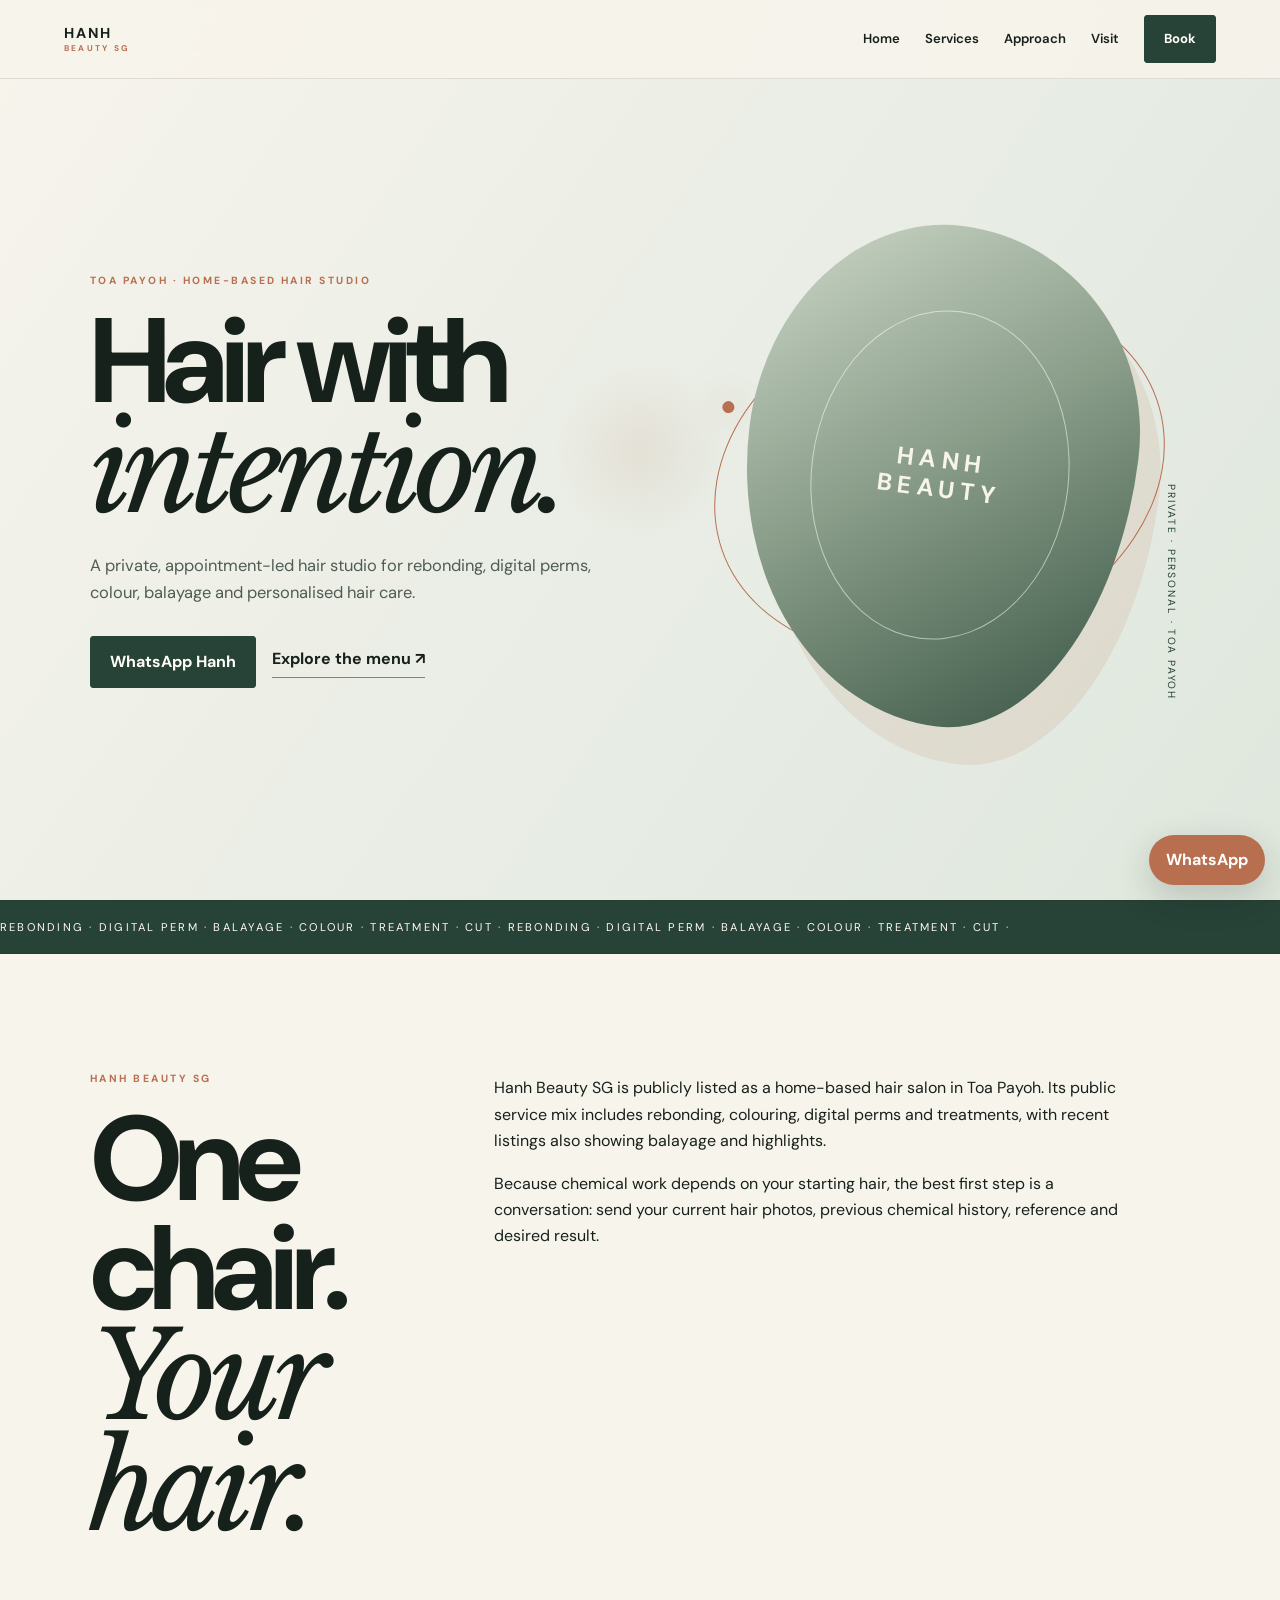
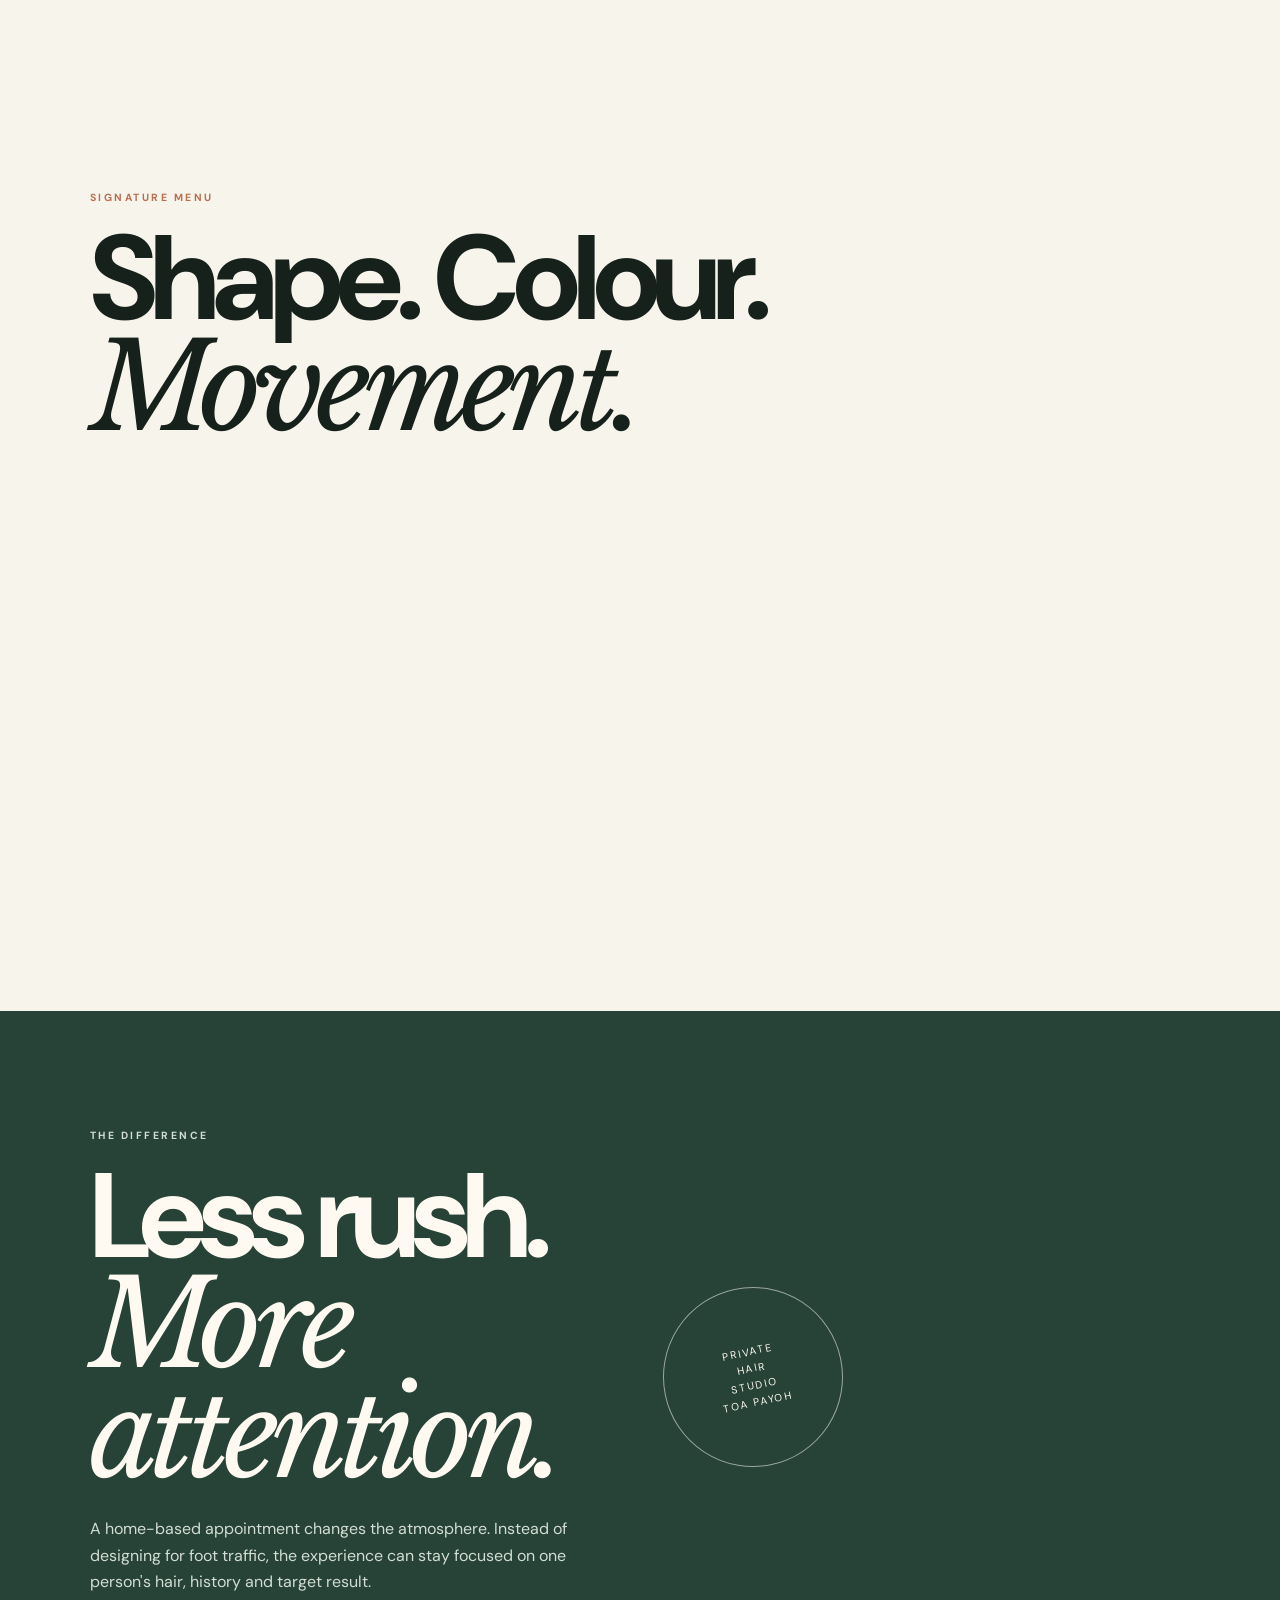
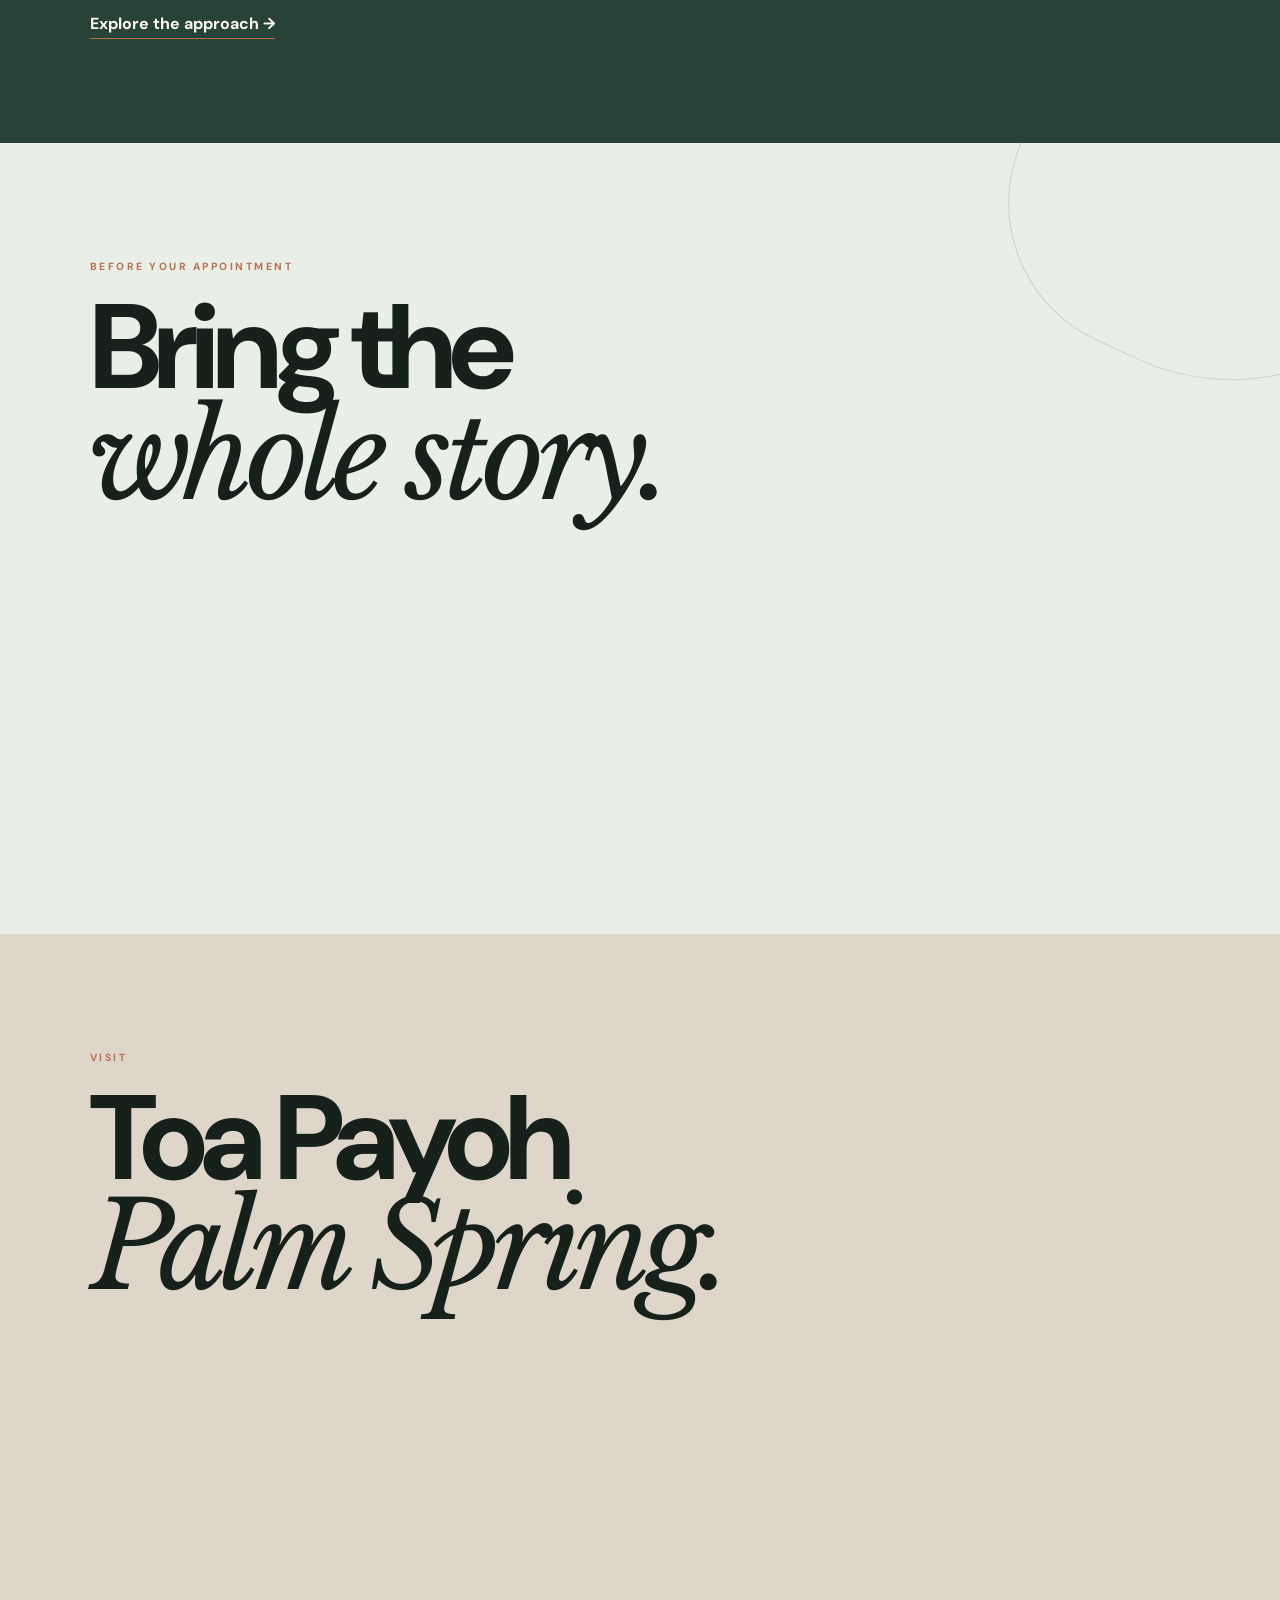
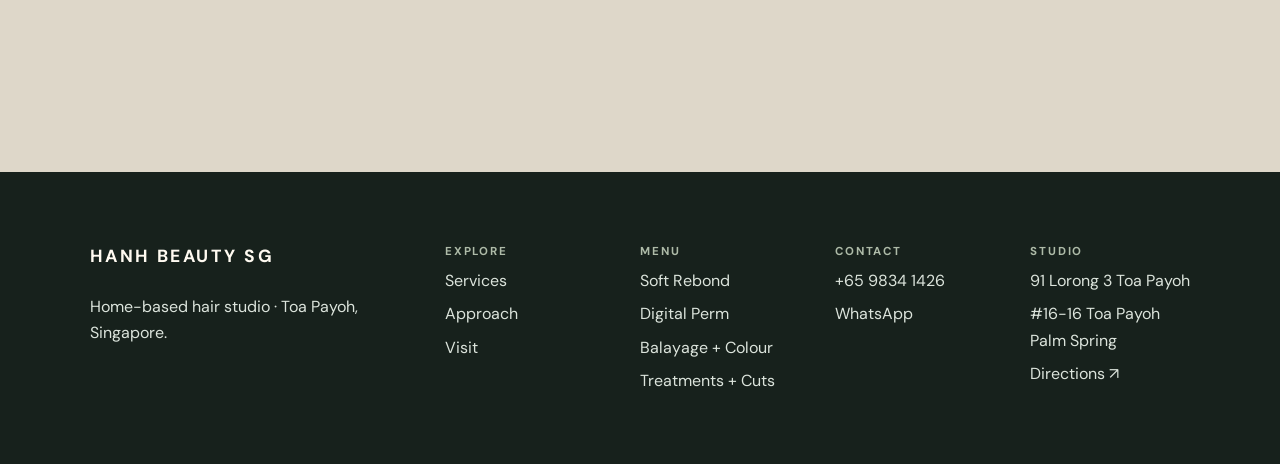
<file: index.html>
<!doctype html><html lang="en"><head><meta charset="utf-8"><meta name="viewport" content="width=device-width,initial-scale=1"><meta name="description" content="Hanh Beauty SG — home-based hair studio in Toa Payoh, Singapore."><title>Hanh Beauty SG — Toa Payoh Hair Studio</title><link rel="stylesheet" href="style.css"></head><body><div id="loader"><div class="loader-inner"><div class="loader-ring"></div><strong>HANH BEAUTY SG</strong><span>TOA PAYOH · PRIVATE HAIR STUDIO</span></div></div><header><a class="logo" href="index.html">HANH <span>BEAUTY SG</span></a><button class="menu" aria-label="Open menu">☰</button><nav><a href="index.html">Home</a><a href="services.html">Services</a><a href="experience.html">Approach</a><a href="contact.html">Visit</a><a class="cta" href="https://wa.me/6598341426?text=Hi%20Hanh%2C%20I%27d%20like%20to%20book%20an%20appointment.">Book</a></nav></header><main><section class="hero"><div><p class="eyebrow">TOA PAYOH · HOME-BASED HAIR STUDIO</p><h1>Hair with<br><i>intention.</i></h1><p class="lead">A private, appointment-led hair studio for rebonding, digital perms, colour, balayage and personalised hair care.</p><div class="actions"><a class="btn" href="https://wa.me/6598341426?text=Hi%20Hanh%2C%20I%27d%20like%20to%20book%20an%20appointment.">WhatsApp Hanh</a><a class="text-link" href="services.html">Explore the menu ↗</a></div></div><div class="hero-art"><div class="orbit"></div><div class="portrait-shape"></div><div class="hero-note">PRIVATE · PERSONAL · TOA PAYOH</div></div></section><div class="marquee"><div>REBONDING · DIGITAL PERM · BALAYAGE · COLOUR · TREATMENT · CUT · REBONDING · DIGITAL PERM · BALAYAGE · COLOUR · TREATMENT · CUT · </div></div><section class="section"><div class="intro-grid"><div><p class="eyebrow">HANH BEAUTY SG</p><h2>One chair.<br><i>Your hair.</i></h2></div><div class="intro-copy"><p>Hanh Beauty SG is publicly listed as a home-based hair salon in Toa Payoh. Its public service mix includes rebonding, colouring, digital perms and treatments, with recent listings also showing balayage and highlights.</p><p>Because chemical work depends on your starting hair, the best first step is a conversation: send your current hair photos, previous chemical history, reference and desired result.</p></div></div></section><section class="section" id="services"><p class="eyebrow">SIGNATURE MENU</p><h2>Shape. Colour.<br><i>Movement.</i></h2><div class="service-grid"><article class="service-card reveal"><small>01 · STRAIGHTEN</small><h3>Soft Rebond</h3><p>A smoother, straighter finish planned around your hair condition and desired level of movement.</p><a href="services.html#rebond">Discover →</a></article><article class="service-card reveal"><small>02 · TEXTURE</small><h3>Digital Perm</h3><p>Soft or defined movement using digital-perm techniques, discussed around hair history and styling goals.</p><a href="services.html#perm">Discover →</a></article><article class="service-card reveal"><small>03 · COLOUR</small><h3>Balayage + Colour</h3><p>Dimensional colour, highlights and balayage planned from your existing base and reference.</p><a href="services.html#colour">Discover →</a></article><article class="service-card reveal"><small>04 · CARE</small><h3>Treatment + Cut</h3><p>Treatments, keratin-focused care and cutting support selected for your texture and routine.</p><a href="services.html#care">Discover →</a></article></div></section><section class="section editorial"><div><p class="eyebrow">THE DIFFERENCE</p><h2>Less rush.<br><i>More attention.</i></h2><p>A home-based appointment changes the atmosphere. Instead of designing for foot traffic, the experience can stay focused on one person's hair, history and target result.</p><a class="under" href="experience.html">Explore the approach →</a></div><div class="stamp">PRIVATE<br>HAIR<br>STUDIO<br>TOA PAYOH</div></section><section class="section texture"><p class="eyebrow">BEFORE YOUR APPOINTMENT</p><h2>Bring the<br><i>whole story.</i></h2><div class="steps"><article class="step reveal"><b>01</b><h3>Current hair</h3><p>Send clear photos in natural light so the starting point is easy to understand.</p></article><article class="step reveal"><b>02</b><h3>Hair history</h3><p>Mention previous colour, bleach, rebonding or perm work that may affect suitability.</p></article><article class="step reveal"><b>03</b><h3>Reference</h3><p>Share the colour, texture or silhouette you want to move toward.</p></article><article class="step reveal"><b>04</b><h3>Timing</h3><p>Tell Hanh your preferred appointment timing and confirm availability before travelling.</p></article></div></section><section class="section visit"><p class="eyebrow">VISIT</p><h2>Toa Payoh<br><i>Palm Spring.</i></h2><div class="visit-grid"><article class="visit-card reveal"><b>ADDRESS</b><h3>91 Lorong 3 Toa Payoh</h3><p>#16-16 Toa Payoh Palm Spring<br>Singapore 310091</p><a class="under" href="https://www.google.com/maps/search/?api=1&query=91+Lorong+3+Toa+Payoh+Singapore+310091">Open Maps ↗</a></article><article class="visit-card reveal"><b>BOOKING</b><h3>WhatsApp Hanh</h3><p>Ask about current pricing, suitability and available slots directly.</p><a class="under" href="https://wa.me/6598341426">+65 9834 1426 ↗</a></article><article class="visit-card reveal"><b>ARRIVAL</b><h3>Confirm first</h3><p>This is a home-based appointment setting. Confirm the current appointment and access details before travelling.</p><a class="under" href="contact.html">Visit information →</a></article></div></section></main><footer><div><strong>HANH BEAUTY SG</strong><p>Home-based hair studio · Toa Payoh, Singapore.</p></div><div><b>Explore</b><a href="services.html">Services</a><a href="experience.html">Approach</a><a href="contact.html">Visit</a></div><div><b>Menu</b><span>Soft Rebond</span><span>Digital Perm</span><span>Balayage + Colour</span><span>Treatments + Cuts</span></div><div><b>Contact</b><a href="tel:+6598341426">+65 9834 1426</a><a href="https://wa.me/6598341426">WhatsApp</a></div><div><b>Studio</b><span>91 Lorong 3 Toa Payoh</span><span>#16-16 Toa Payoh Palm Spring</span><a href="https://www.google.com/maps/search/?api=1&query=91+Lorong+3+Toa+Payoh+Singapore+310091">Directions ↗</a></div></footer><a class="float" href="https://wa.me/6598341426">WhatsApp</a><script src="site.js"></script></body></html>
</file>
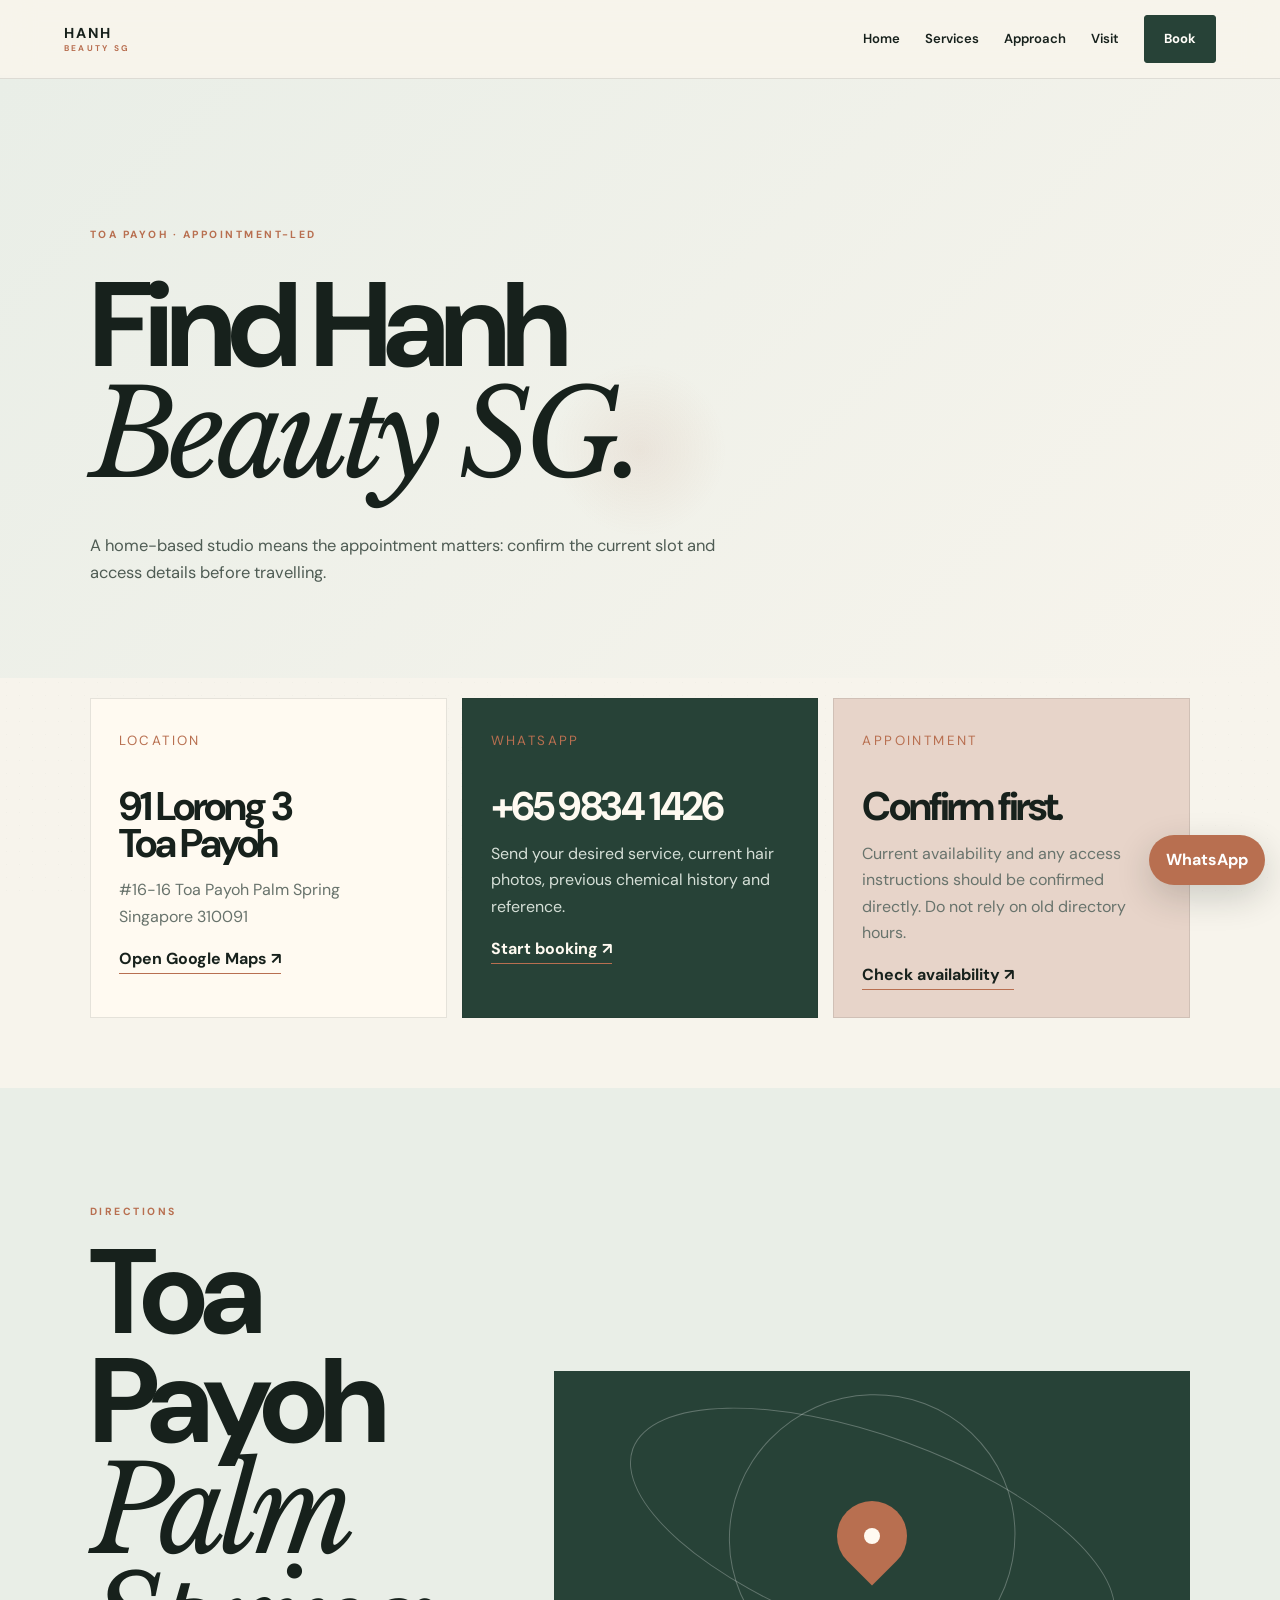
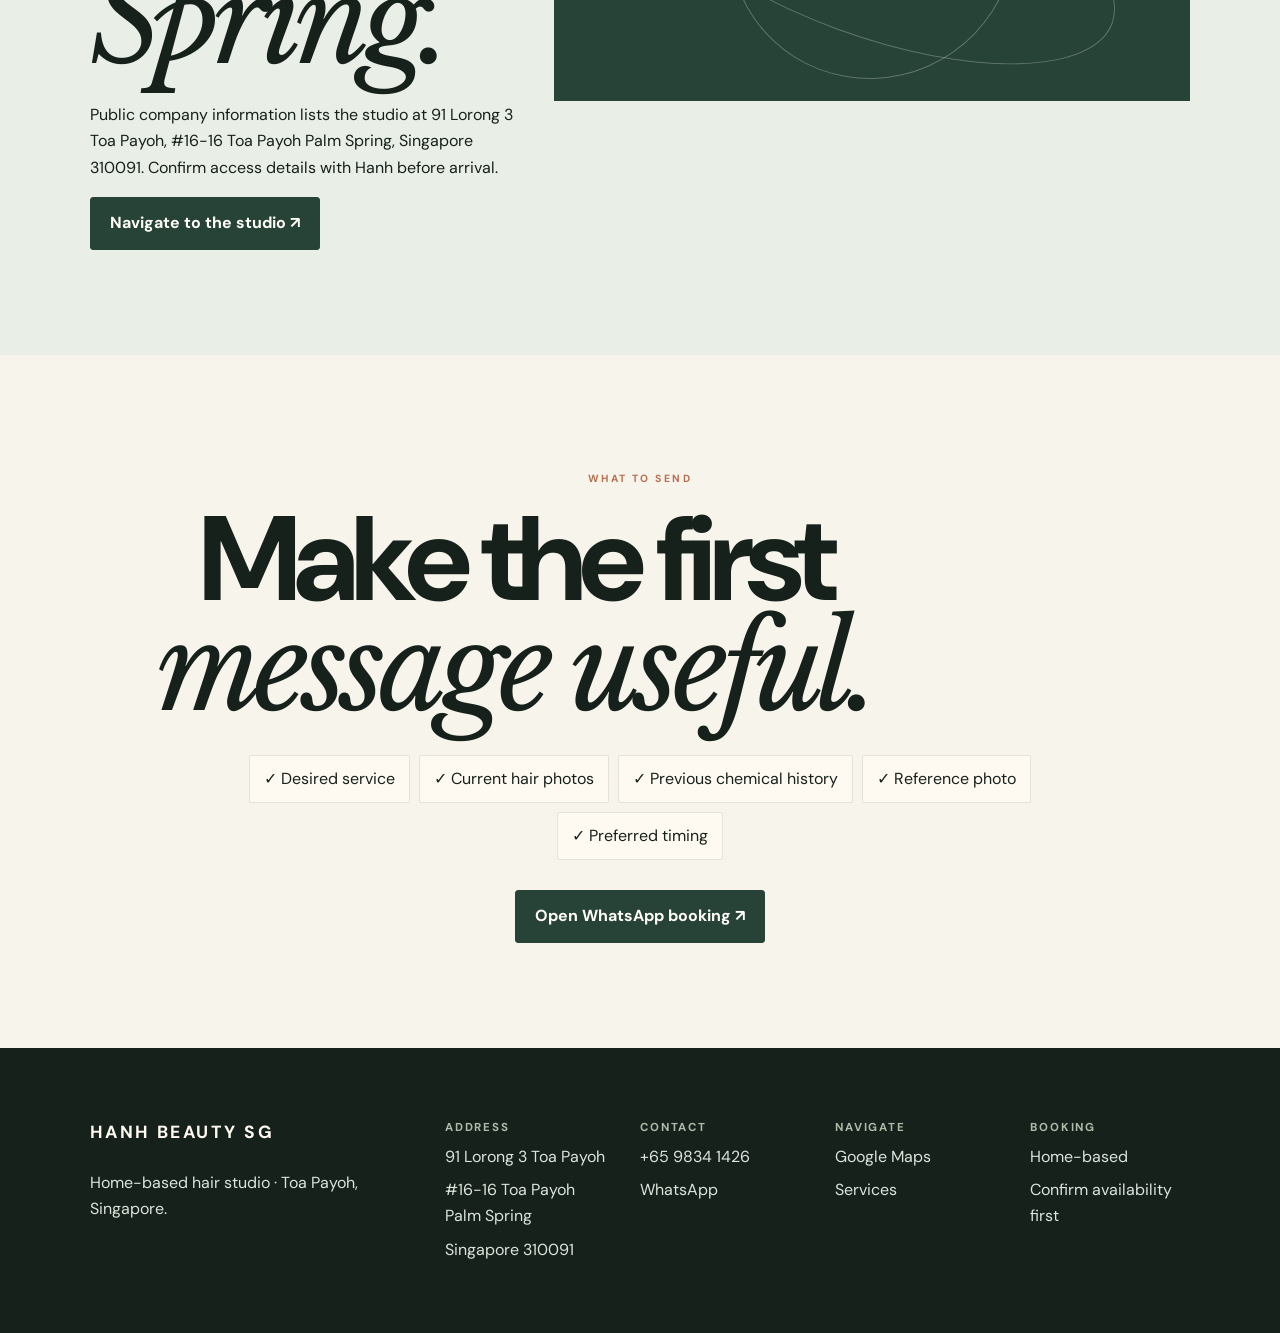
<file: contact.html>
<!doctype html><html lang="en"><head><meta charset="utf-8"><meta name="viewport" content="width=device-width,initial-scale=1"><title>Visit — Hanh Beauty SG</title><link rel="stylesheet" href="style.css"></head><body><div id="loader"><div class="loader-inner"><div class="loader-ring"></div><strong>HANH BEAUTY SG</strong><span>VISIT · TOA PAYOH</span></div></div><header><a class="logo" href="index.html">HANH <span>BEAUTY SG</span></a><button class="menu" aria-label="Open menu">☰</button><nav><a href="index.html">Home</a><a href="services.html">Services</a><a href="experience.html">Approach</a><a href="contact.html">Visit</a><a class="cta" href="https://wa.me/6598341426">Book</a></nav></header><main class="page"><section class="page-hero"><p class="eyebrow">TOA PAYOH · APPOINTMENT-LED</p><h1>Find Hanh<br><i>Beauty SG.</i></h1><p class="lead">A home-based studio means the appointment matters: confirm the current slot and access details before travelling.</p></section><section class="contact-cards"><article class="contact-card reveal"><small>LOCATION</small><h2>91 Lorong 3<br>Toa Payoh</h2><p>#16-16 Toa Payoh Palm Spring<br>Singapore 310091</p><a class="under" href="https://www.google.com/maps/search/?api=1&query=91+Lorong+3+Toa+Payoh+Singapore+310091">Open Google Maps ↗</a></article><article class="contact-card reveal"><small>WHATSAPP</small><h2>+65 9834 1426</h2><p>Send your desired service, current hair photos, previous chemical history and reference.</p><a class="under" href="https://wa.me/6598341426?text=Hi%20Hanh%2C%20I%27d%20like%20to%20book%20an%20appointment.">Start booking ↗</a></article><article class="contact-card reveal"><small>APPOINTMENT</small><h2>Confirm first.</h2><p>Current availability and any access instructions should be confirmed directly. Do not rely on old directory hours.</p><a class="under" href="https://wa.me/6598341426?text=Hi%20Hanh%2C%20what%20appointment%20slots%20are%20currently%20available%3F">Check availability ↗</a></article></section><section class="section map-section"><div><p class="eyebrow">DIRECTIONS</p><h2>Toa Payoh<br><i>Palm Spring.</i></h2><p>Public company information lists the studio at 91 Lorong 3 Toa Payoh, #16-16 Toa Payoh Palm Spring, Singapore 310091. Confirm access details with Hanh before arrival.</p><a class="btn" href="https://www.google.com/maps/search/?api=1&query=91+Lorong+3+Toa+Payoh+Singapore+310091">Navigate to the studio ↗</a></div><div class="map-art"><div class="map-pin"><span></span></div></div></section><section class="section booking"><p class="eyebrow">WHAT TO SEND</p><h2>Make the first<br><i>message useful.</i></h2><div class="checklist"><span>✓ Desired service</span><span>✓ Current hair photos</span><span>✓ Previous chemical history</span><span>✓ Reference photo</span><span>✓ Preferred timing</span></div><a class="btn" href="https://wa.me/6598341426?text=Hi%20Hanh%2C%20I%27d%20like%20to%20book.%0AService%3A%20%0AHair%20history%3A%20%0AReference%3A%20%0APreferred%20timing%3A%20">Open WhatsApp booking ↗</a></section></main><footer><div><strong>HANH BEAUTY SG</strong><p>Home-based hair studio · Toa Payoh, Singapore.</p></div><div><b>Address</b><span>91 Lorong 3 Toa Payoh</span><span>#16-16 Toa Payoh Palm Spring</span><span>Singapore 310091</span></div><div><b>Contact</b><a href="tel:+6598341426">+65 9834 1426</a><a href="https://wa.me/6598341426">WhatsApp</a></div><div><b>Navigate</b><a href="https://www.google.com/maps/search/?api=1&query=91+Lorong+3+Toa+Payoh+Singapore+310091">Google Maps</a><a href="services.html">Services</a></div><div><b>Booking</b><span>Home-based</span><span>Confirm availability first</span></div></footer><a class="float" href="https://wa.me/6598341426">WhatsApp</a><script src="site.js"></script></body></html>
</file>
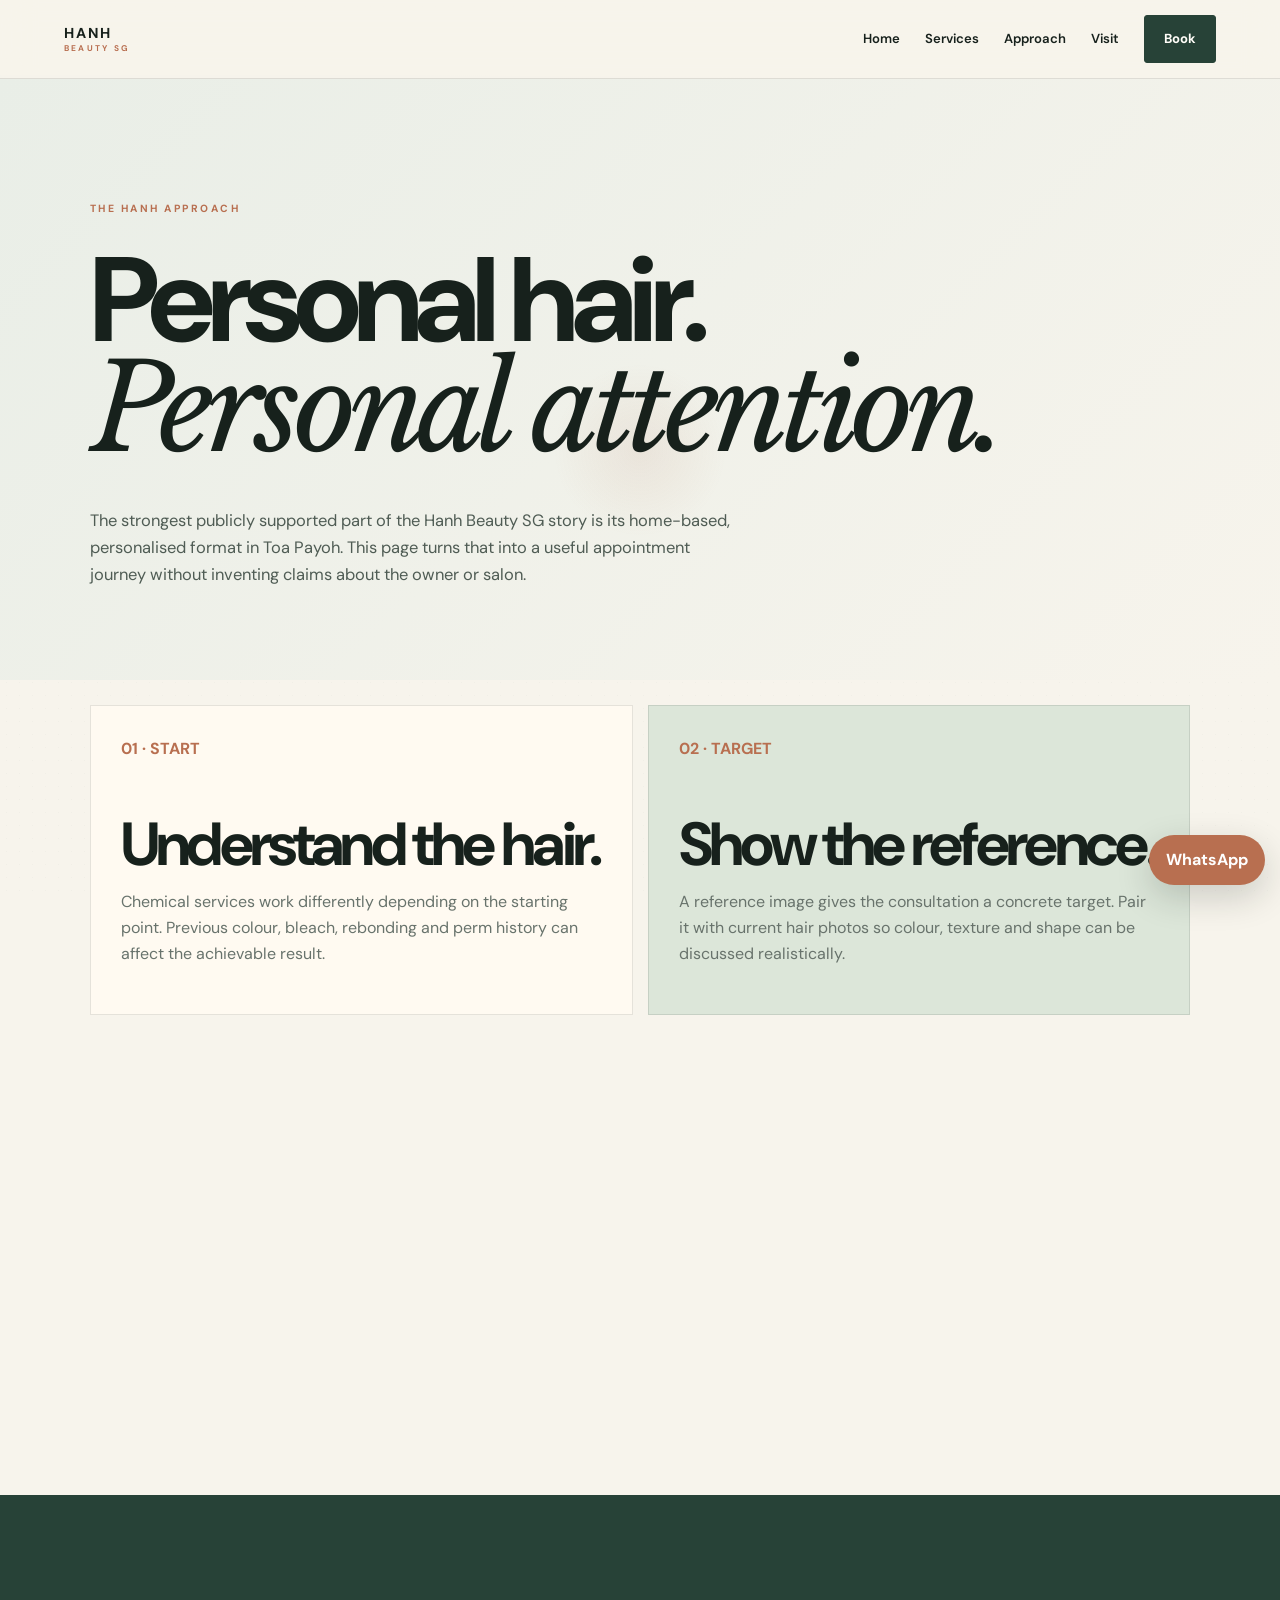
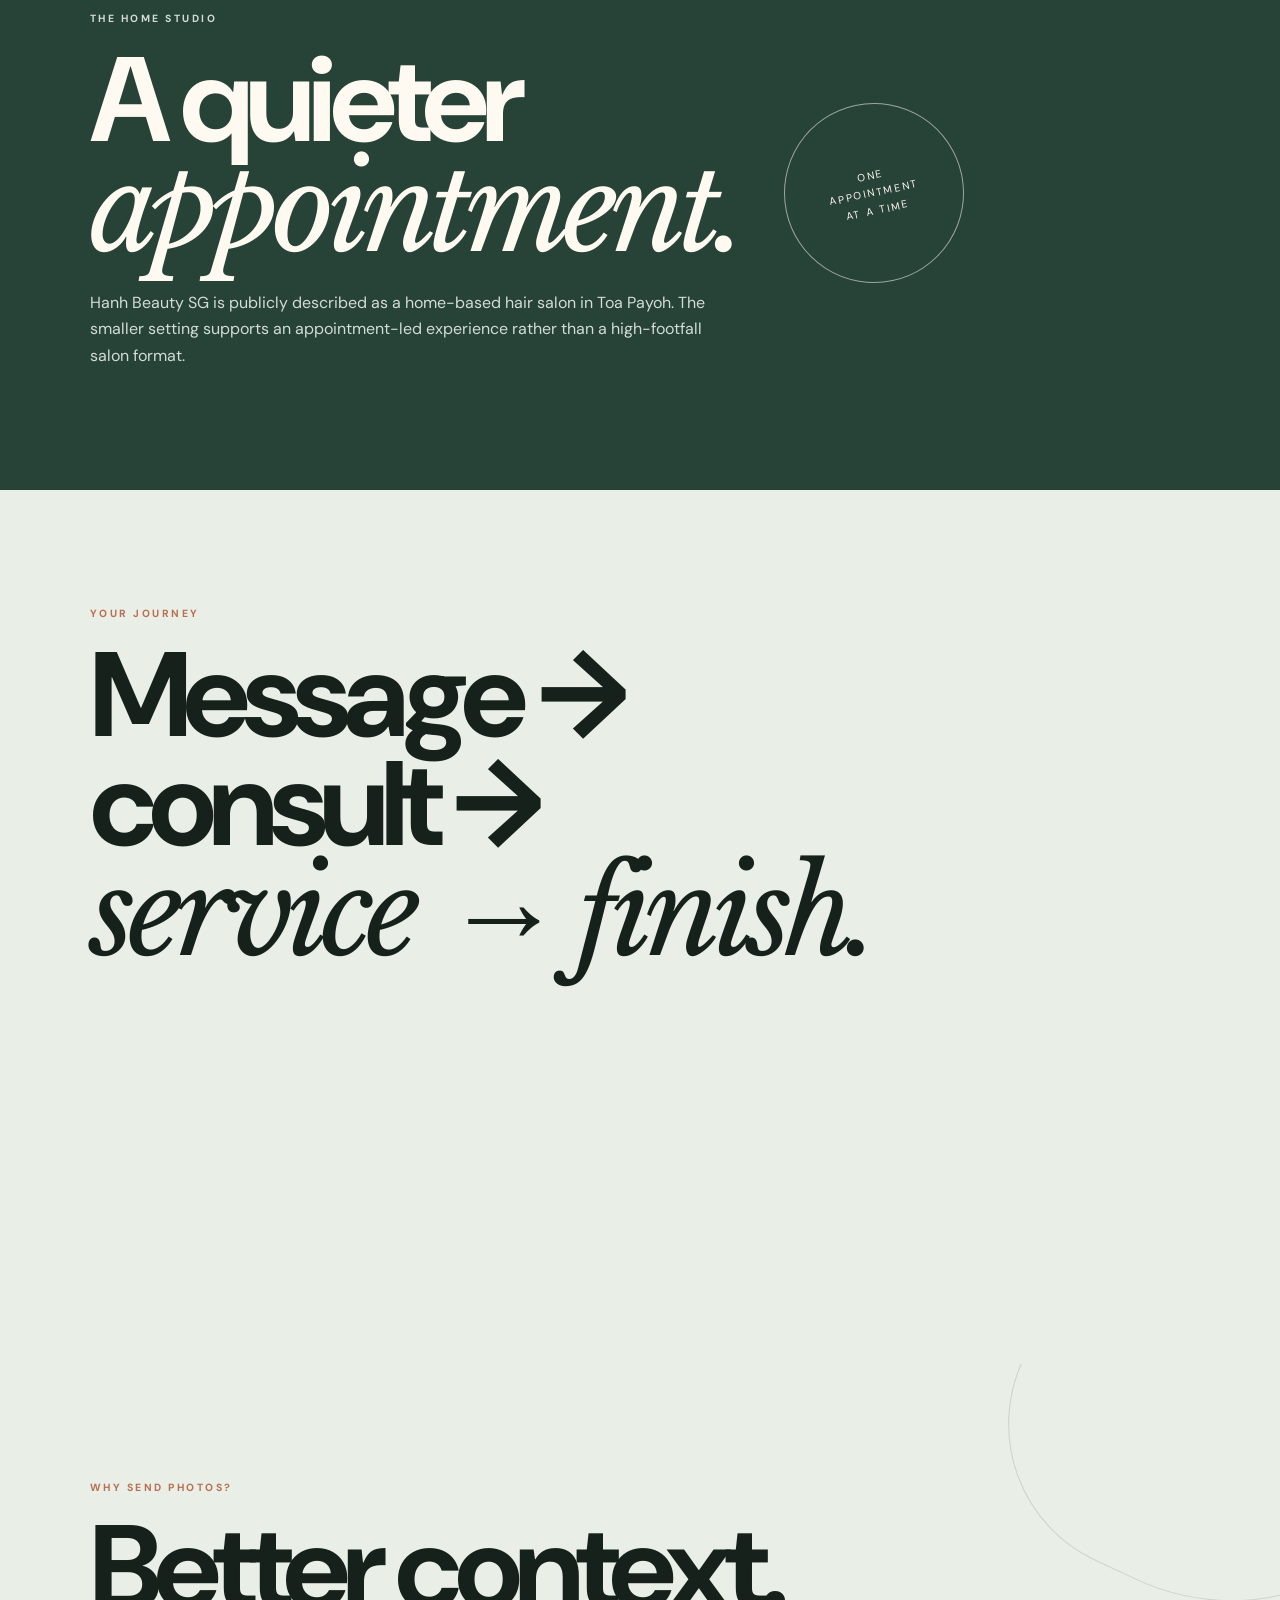
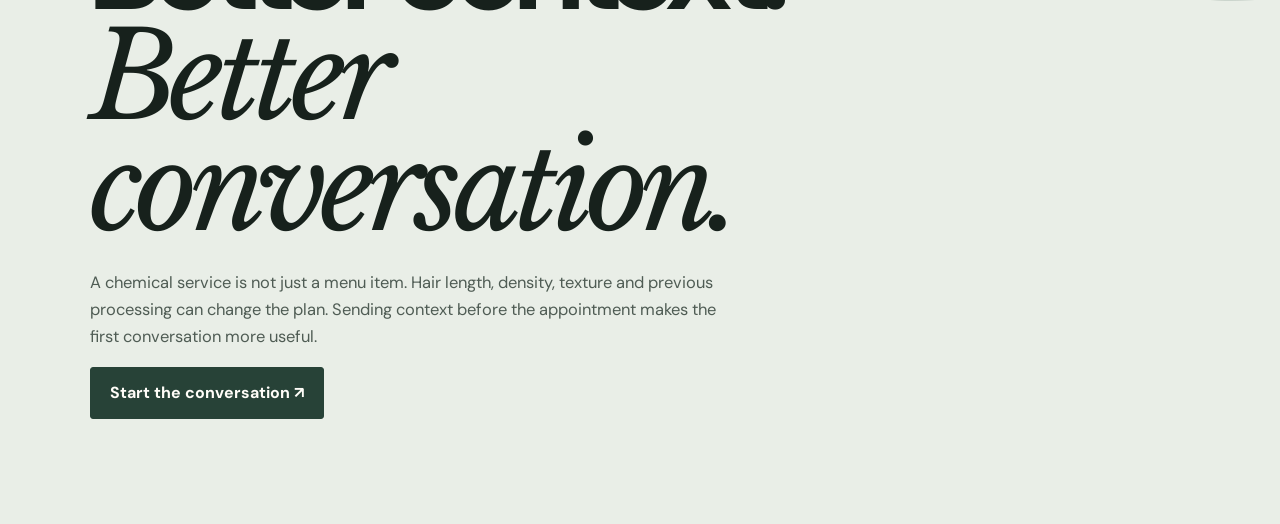
<file: experience.html>
<!doctype html><html lang="en"><head><meta charset="utf-8"><meta name="viewport" content="width=device-width,initial-scale=1"><title>The Hanh Approach — Hanh Beauty SG</title><link rel="stylesheet" href="style.css"></head><body><div id="loader"><div class="loader-inner"><div class="loader-ring"></div><strong>HANH BEAUTY SG</strong><span>THE APPROACH</span></div></div><header><a class="logo" href="index.html">HANH <span>BEAUTY SG</span></a><button class="menu" aria-label="Open menu">☰</button><nav><a href="index.html">Home</a><a href="services.html">Services</a><a href="experience.html">Approach</a><a href="contact.html">Visit</a><a class="cta" href="https://wa.me/6598341426">Book</a></nav></header><main class="page"><section class="page-hero"><p class="eyebrow">THE HANH APPROACH</p><h1>Personal hair.<br><i>Personal attention.</i></h1><p class="lead">The strongest publicly supported part of the Hanh Beauty SG story is its home-based, personalised format in Toa Payoh. This page turns that into a useful appointment journey without inventing claims about the owner or salon.</p></section><section class="story-grid"><article class="feature reveal"><span>01 · START</span><h2>Understand the hair.</h2><p>Chemical services work differently depending on the starting point. Previous colour, bleach, rebonding and perm history can affect the achievable result.</p></article><article class="feature reveal"><span>02 · TARGET</span><h2>Show the reference.</h2><p>A reference image gives the consultation a concrete target. Pair it with current hair photos so colour, texture and shape can be discussed realistically.</p></article><article class="feature reveal"><span>03 · MATCH</span><h2>Choose the technique.</h2><p>Rebonding, digital perm, colour, balayage and treatments are not interchangeable. The useful question is which technique fits your hair and routine.</p></article><article class="feature reveal"><span>04 · FINISH</span><h2>Make it wearable.</h2><p>A result should make sense beyond the appointment. Discuss how you normally style your hair and how much maintenance you want.</p></article></section><section class="section editorial"><div><p class="eyebrow">THE HOME STUDIO</p><h2>A quieter<br><i>appointment.</i></h2><p>Hanh Beauty SG is publicly described as a home-based hair salon in Toa Payoh. The smaller setting supports an appointment-led experience rather than a high-footfall salon format.</p></div><div class="stamp">ONE<br>APPOINTMENT<br>AT A TIME</div></section><section class="section timeline"><p class="eyebrow">YOUR JOURNEY</p><h2>Message → consult →<br><i>service → finish.</i></h2><div class="steps"><article class="step reveal"><b>01</b><h3>Message</h3><p>Send the service you want, current hair photos, chemical history and a reference.</p></article><article class="step reveal"><b>02</b><h3>Discuss</h3><p>Confirm suitability, current pricing and the appointment timing with Hanh.</p></article><article class="step reveal"><b>03</b><h3>Visit</h3><p>Travel to the confirmed home-studio address and access instructions.</p></article><article class="step reveal"><b>04</b><h3>Maintain</h3><p>Ask about practical aftercare and styling for the result you chose.</p></article></div></section><section class="section texture"><p class="eyebrow">WHY SEND PHOTOS?</p><h2>Better context.<br><i>Better conversation.</i></h2><p class="lead">A chemical service is not just a menu item. Hair length, density, texture and previous processing can change the plan. Sending context before the appointment makes the first conversation more useful.</p><a class="btn" href="https://wa.me/6598341426?text=Hi%20Hanh%2C%20I%27d%20like%20to%20discuss%20my%20hair.%20I%20can%20send%20current%20photos%20and%20my%20hair%20history.">Start the conversation ↗</a></section></main><a class="float" href="https://wa.me/6598341426">WhatsApp</a><script src="site.js"></script></body></html>
</file>
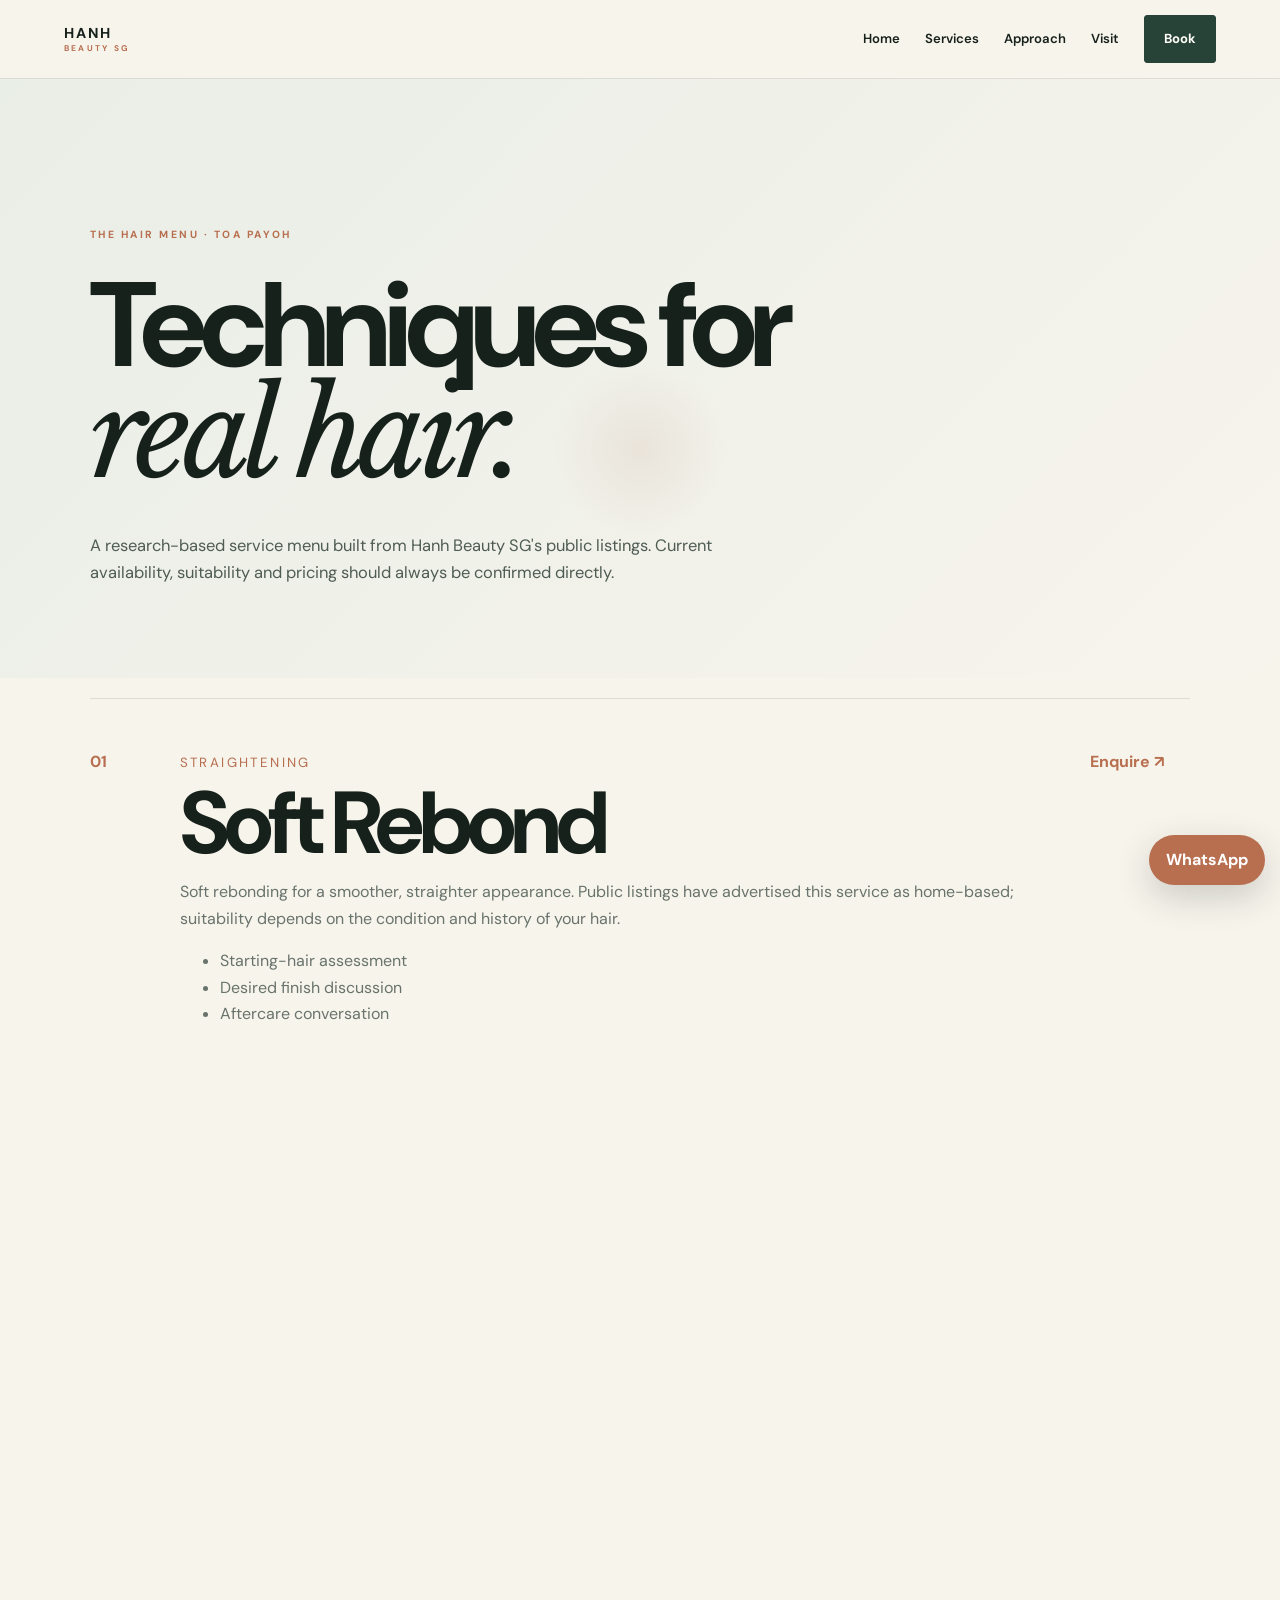
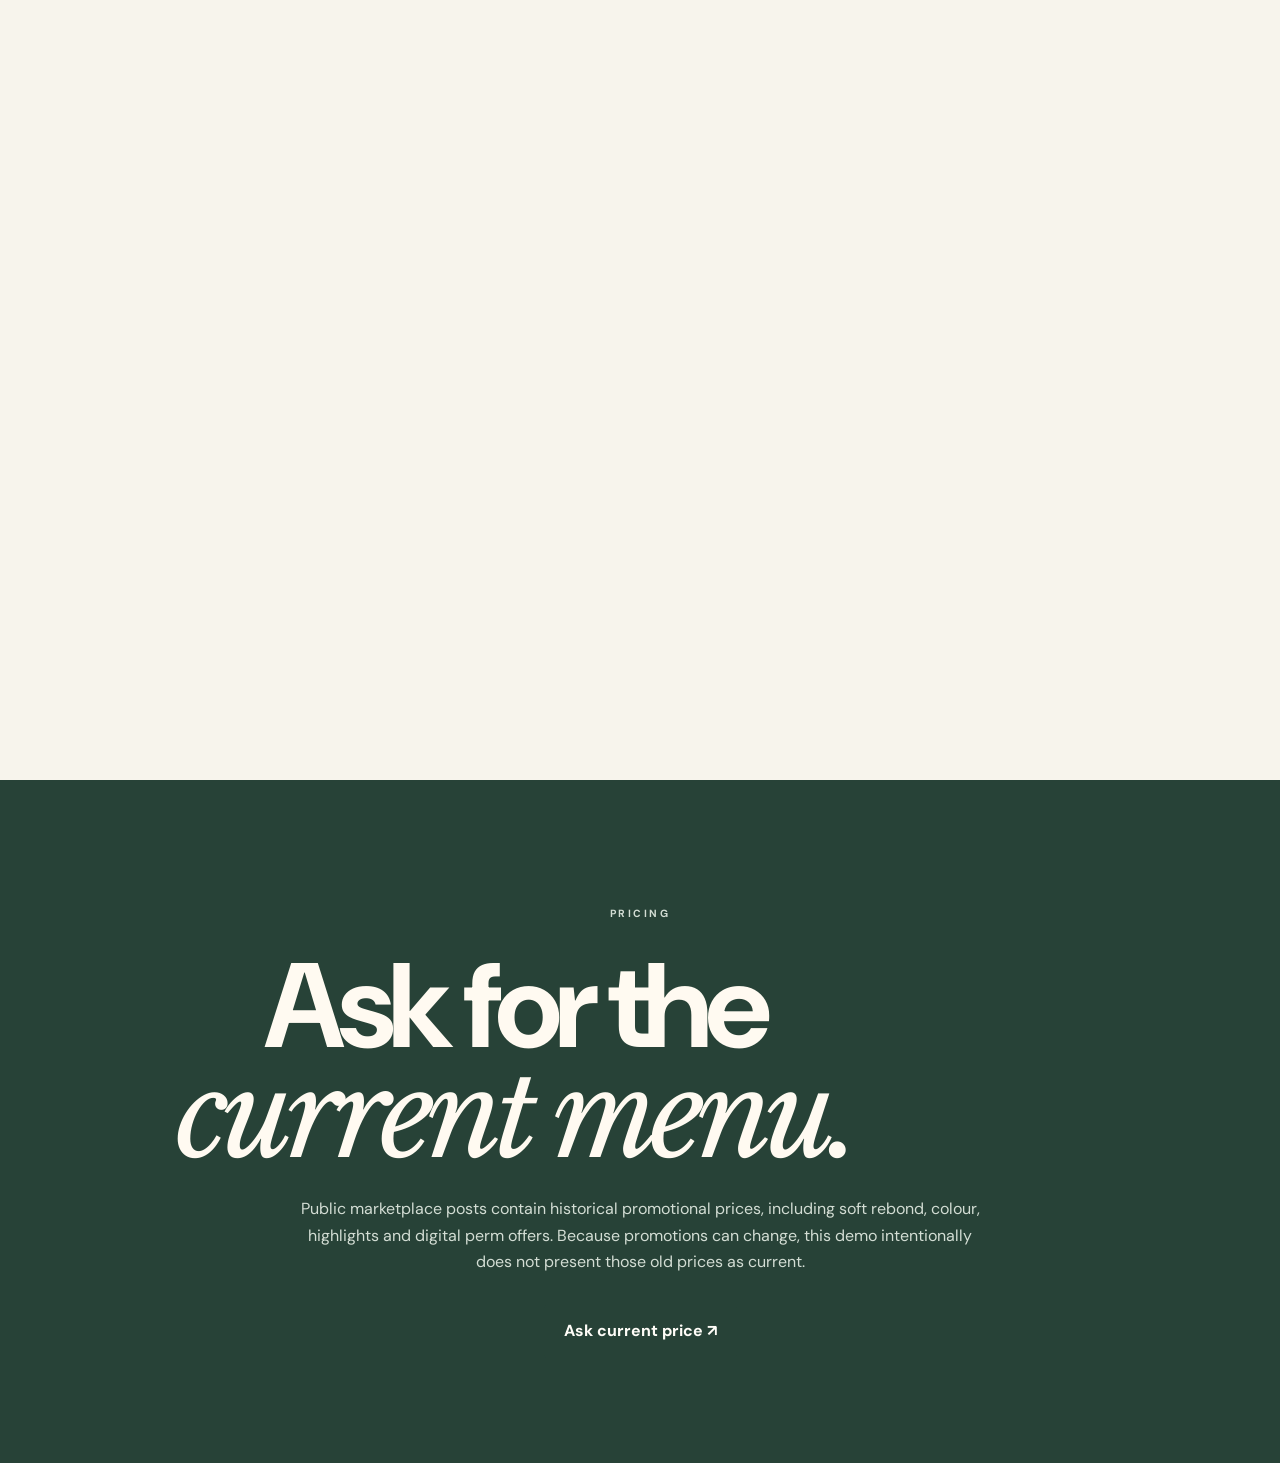
<file: services.html>
<!doctype html><html lang="en"><head><meta charset="utf-8"><meta name="viewport" content="width=device-width,initial-scale=1"><title>Services — Hanh Beauty SG</title><link rel="stylesheet" href="style.css"></head><body><div id="loader"><div class="loader-inner"><div class="loader-ring"></div><strong>HANH BEAUTY SG</strong><span>THE HAIR MENU</span></div></div><header><a class="logo" href="index.html">HANH <span>BEAUTY SG</span></a><button class="menu" aria-label="Open menu">☰</button><nav><a href="index.html">Home</a><a href="services.html">Services</a><a href="experience.html">Approach</a><a href="contact.html">Visit</a><a class="cta" href="https://wa.me/6598341426">Book</a></nav></header><main class="page"><section class="page-hero"><p class="eyebrow">THE HAIR MENU · TOA PAYOH</p><h1>Techniques for<br><i>real hair.</i></h1><p class="lead">A research-based service menu built from Hanh Beauty SG's public listings. Current availability, suitability and pricing should always be confirmed directly.</p></section><section class="service-stack"><article id="rebond" class="service-row reveal"><span>01</span><div><small>STRAIGHTENING</small><h2>Soft Rebond</h2><p>Soft rebonding for a smoother, straighter appearance. Public listings have advertised this service as home-based; suitability depends on the condition and history of your hair.</p><ul><li>Starting-hair assessment</li><li>Desired finish discussion</li><li>Aftercare conversation</li></ul></div><a href="https://wa.me/6598341426?text=Hi%20Hanh%2C%20I%27m%20interested%20in%20soft%20rebonding.">Enquire ↗</a></article><article id="perm" class="service-row reveal"><span>02</span><div><small>TEXTURE</small><h2>Digital Perm</h2><p>Digital-perm work for movement and curl. Share your current hair photos and chemical history before confirming a perm appointment.</p><ul><li>Texture consultation</li><li>Reference-led planning</li><li>Styling discussion</li></ul></div><a href="https://wa.me/6598341426?text=Hi%20Hanh%2C%20I%27m%20interested%20in%20a%20digital%20perm.">Enquire ↗</a></article><article id="colour" class="service-row reveal"><span>03</span><div><small>COLOUR</small><h2>Balayage + Colour</h2><p>Public listings associate Hanh Beauty SG with colouring, highlights and balayage. The final technique should be selected after considering your existing base and previous chemical work.</p><ul><li>Balayage</li><li>Highlights</li><li>Single / dimensional colour</li></ul></div><a href="https://wa.me/6598341426?text=Hi%20Hanh%2C%20I%27m%20interested%20in%20hair%20colour%20or%20balayage.">Enquire ↗</a></article><article id="care" class="service-row reveal"><span>04</span><div><small>CARE + FINISH</small><h2>Treatments & Cuts</h2><p>Public material also references hair treatments, keratin-focused care and cutting/styling. Ask Hanh which option fits your current hair rather than choosing from a generic treatment list.</p><ul><li>Hair treatments</li><li>Keratin treatment</li><li>Haircut / finishing</li></ul></div><a href="https://wa.me/6598341426?text=Hi%20Hanh%2C%20I%27d%20like%20to%20ask%20about%20treatments%20or%20a%20haircut.">Enquire ↗</a></article></section><section class="section callout"><p class="eyebrow">PRICING</p><h2>Ask for the<br><i>current menu.</i></h2><p>Public marketplace posts contain historical promotional prices, including soft rebond, colour, highlights and digital perm offers. Because promotions can change, this demo intentionally does not present those old prices as current.</p><a class="btn" href="https://wa.me/6598341426?text=Hi%20Hanh%2C%20please%20share%20your%20current%20price%20and%20availability%20for%20my%20desired%20service.">Ask current price ↗</a></section></main><a class="float" href="https://wa.me/6598341426">WhatsApp</a><script src="site.js"></script></body></html>
</file>
<file: style.css>
@import url('https://fonts.googleapis.com/css2?family=DM+Sans:wght@400;500;600;700&family=Libre+Baskerville:ital,wght@0,400;0,700;1,400&display=swap');
:root{--ink:#17211c;--forest:#274237;--sage:#aebba8;--mist:#e9eee7;--paper:#f7f4ec;--clay:#b86f50;--cream:#fffaf1;--muted:#68736c;--line:#17211c1c;--white:#fffdf8}*{box-sizing:border-box}html{scroll-behavior:smooth}body{margin:0;background:var(--paper);color:var(--ink);font-family:'DM Sans',sans-serif;line-height:1.65;overflow-x:hidden}body:before{content:'';position:fixed;inset:0;pointer-events:none;opacity:.22;background-image:radial-gradient(#27423722 .7px,transparent .7px);background-size:13px 13px;z-index:-1}a{color:inherit;text-decoration:none}button{font:inherit}header{position:fixed;z-index:50;top:0;left:0;right:0;padding:15px 5vw;display:flex;align-items:center;justify-content:space-between;background:#f7f4ecd9;border-bottom:1px solid var(--line);backdrop-filter:blur(16px)}.logo{font-weight:700;letter-spacing:.14em;font-size:.9rem}.logo span{display:block;color:var(--clay);font-size:.52rem;letter-spacing:.27em;margin-top:-3px}.menu{display:grid;place-items:center;width:44px;height:44px;border:1px solid var(--line);border-radius:50%;background:var(--forest);color:var(--white);font-size:1.15rem;cursor:pointer}nav{display:none;align-items:center;gap:25px}nav a{font-size:.82rem;font-weight:600}nav a:hover{color:var(--clay)}.cta,.btn{display:inline-flex;align-items:center;justify-content:center;border:1px solid var(--forest);background:var(--forest);color:var(--white);padding:12px 19px;border-radius:3px;font-weight:700;transition:.35s}.cta:hover,.btn:hover{background:var(--clay);border-color:var(--clay);transform:translateY(-3px)}.hero{min-height:100svh;padding:120px 7vw 70px;display:grid;grid-template-columns:1fr;gap:45px;align-items:center;background:linear-gradient(125deg,var(--paper),#e7ece4 62%,#dfe7dd)}.hero h1,.page-hero h1,h2{font-size:clamp(3.1rem,12vw,7.5rem);line-height:.91;letter-spacing:-.06em;margin:18px 0 25px}.hero h1 i,.page-hero h1 i,h2 i{font-family:'Libre Baskerville',serif;font-weight:400}.eyebrow{font-size:.65rem;letter-spacing:.24em;font-weight:700;color:var(--clay)}.lead{max-width:650px;color:#4f5c54;font-size:1.03rem}.actions{display:flex;gap:16px;align-items:center;flex-wrap:wrap;margin-top:30px}.text-link,.under{font-weight:700;border-bottom:1px solid var(--clay);padding-bottom:4px}.hero-art{min-height:420px;position:relative;display:grid;place-items:center}.portrait-shape{width:min(70vw,390px);aspect-ratio:.78;border-radius:48% 52% 43% 57%/45% 42% 58% 55%;background:linear-gradient(145deg,#cfd9c9,#829783 52%,#385343);box-shadow:25px 35px 0 #b86f5020;transform:rotate(7deg);animation:morph 9s ease-in-out infinite}.portrait-shape:before{content:'HANH\A BEAUTY';white-space:pre;position:absolute;inset:17%;display:grid;place-items:center;text-align:center;color:#f7f4ec;font:700 clamp(1rem,4vw,1.5rem)/1.2 'DM Sans';letter-spacing:.24em;border:1px solid #fff8;border-radius:50%}.orbit{position:absolute;width:92%;height:70%;border:1px solid var(--clay);border-radius:50%;transform:rotate(-19deg);animation:orbit 14s linear infinite}.orbit:after{content:'';position:absolute;width:12px;height:12px;background:var(--clay);border-radius:50%;left:10%;top:10%;box-shadow:0 0 30px #b86f5077}.hero-note{position:absolute;bottom:5%;right:2%;font-size:.65rem;letter-spacing:.18em;writing-mode:vertical-rl;color:var(--forest)}.marquee{overflow:hidden;border-block:1px solid var(--line);background:var(--forest);color:var(--cream);white-space:nowrap}.marquee div{display:inline-block;padding:17px 0;animation:marquee 22s linear infinite;font-size:.7rem;letter-spacing:.2em}.section{padding:105px 7vw}.section h2{max-width:850px}.intro-grid{display:grid;grid-template-columns:1fr;gap:30px}.intro-copy{max-width:650px}.service-grid{display:grid;grid-template-columns:1fr;gap:14px;margin-top:45px}.service-card{min-height:320px;padding:28px;position:relative;overflow:hidden;background:var(--cream);border:1px solid var(--line);transition:.45s}.service-card:nth-child(2){background:var(--forest);color:var(--cream)}.service-card:nth-child(3){background:#d9e2d6}.service-card:nth-child(4){background:#e8d4ca}.service-card:before{content:'';position:absolute;width:150px;height:150px;border:1px solid currentColor;border-radius:50%;right:-60px;bottom:-70px;opacity:.25;transition:.6s}.service-card:hover{transform:translateY(-8px) rotate(-.4deg)}.service-card:hover:before{transform:scale(1.7) rotate(25deg)}.service-card small{color:var(--clay);letter-spacing:.2em}.service-card h3{font:400 clamp(1.8rem,5vw,2.8rem)/1.05 'Libre Baskerville';margin:75px 0 15px}.service-card p{max-width:440px;color:#667169}.service-card:nth-child(2) p{color:#d3ddd4}.service-card a{position:absolute;bottom:25px;font-weight:700;color:var(--clay)}.editorial{background:var(--forest);color:var(--cream);display:grid;grid-template-columns:1fr;gap:45px}.editorial p{color:#d2ddd5;max-width:620px}.stamp{width:180px;height:180px;border:1px solid #fff8;border-radius:50%;display:grid;place-items:center;text-align:center;font-size:.65rem;letter-spacing:.18em;transform:rotate(-12deg);animation:float 5s ease-in-out infinite}.texture{background:var(--mist);position:relative;overflow:hidden}.texture:after{content:'';position:absolute;width:420px;height:420px;border:1px solid var(--forest);border-radius:48% 52% 60% 40%;right:-170px;top:-180px;opacity:.15;transform:rotate(25deg)}.steps{display:grid;grid-template-columns:1fr;gap:12px;margin-top:40px}.step{padding:25px;border-top:2px solid var(--forest);background:#fff9}.step b{color:var(--clay);letter-spacing:.15em}.step h3{font-size:1.3rem}.visit{background:#ded7c9}.visit-grid{display:grid;grid-template-columns:1fr;gap:14px;margin-top:40px}.visit-card{padding:28px;background:var(--paper);border:1px solid var(--line);min-height:220px}.visit-card b{color:var(--clay);letter-spacing:.1em}.visit-card h3{font:400 2rem 'Libre Baskerville';margin:35px 0 10px}.visit-card p{color:var(--muted)}.map-art{margin-top:30px;min-height:330px;background:var(--forest);position:relative;overflow:hidden;display:grid;place-items:center;color:var(--cream)}.map-art:before,.map-art:after{content:'';position:absolute;width:80%;height:60%;border:1px solid #fff4;border-radius:50%;transform:rotate(20deg)}.map-art:after{width:45%;height:85%;transform:rotate(-35deg)}.map-pin{z-index:1;width:70px;height:70px;border-radius:50% 50% 50% 0;transform:rotate(-45deg);background:var(--clay);display:grid;place-items:center}.map-pin span{transform:rotate(45deg);width:16px;height:16px;border-radius:50%;background:var(--cream)}footer{padding:70px 7vw;background:var(--ink);color:#dce4dc;display:grid;grid-template-columns:1fr;gap:35px}footer div{display:flex;flex-direction:column;gap:7px}footer strong{font-size:1.1rem;letter-spacing:.14em;color:var(--cream)}footer b{color:var(--sage);font-size:.72rem;letter-spacing:.16em;text-transform:uppercase}footer a:hover{color:#fff}.float{position:fixed;z-index:55;right:15px;bottom:15px;background:var(--clay);color:#fff;padding:12px 17px;border-radius:50px;font-weight:700;box-shadow:0 12px 35px #17211c30}.page{padding-top:75px}.page-hero{padding:115px 7vw 75px;min-height:67vh;display:flex;justify-content:end;flex-direction:column;background:linear-gradient(135deg,var(--mist),var(--paper))}.service-stack{padding:20px 7vw 100px}.service-row{display:grid;grid-template-columns:38px 1fr;gap:20px;padding:50px 0;border-top:1px solid var(--line)}.service-row>span{color:var(--clay);font-weight:700}.service-row small{letter-spacing:.18em;color:var(--clay)}.service-row h2{font-size:clamp(2.4rem,9vw,5.5rem);margin:8px 0 15px}.service-row p,.service-row li{color:var(--muted)}.service-row>a{grid-column:2;color:var(--clay);font-weight:700}.callout{background:var(--forest);color:var(--cream);text-align:center}.callout p{color:#d3ddd4;max-width:680px;margin:20px auto 30px}.story-grid{padding:25px 7vw 100px;display:grid;grid-template-columns:1fr;gap:15px}.feature{padding:30px;min-height:310px;border:1px solid var(--line);background:var(--cream)}.feature:nth-child(2){background:#dce6d9}.feature:nth-child(3){background:#e7d4c9}.feature span{color:var(--clay);font-weight:700}.feature h2{font-size:clamp(2rem,6vw,3.8rem);margin:55px 0 15px}.feature p{color:var(--muted)}.timeline{background:var(--mist)}.contact-cards{padding:20px 7vw 70px;display:grid;grid-template-columns:1fr;gap:15px}.contact-card{padding:28px;background:var(--cream);border:1px solid var(--line)}.contact-card:nth-child(2){background:var(--forest);color:var(--cream)}.contact-card:nth-child(3){background:#e7d4c9}.contact-card small{color:var(--clay);letter-spacing:.18em}.contact-card h2{font-size:2.5rem;margin:35px 0 15px}.contact-card p{color:var(--muted)}.contact-card:nth-child(2) p{color:#d5dfd7}.map-section{background:var(--mist)}.booking{text-align:center;background:var(--paper)}.checklist{display:flex;flex-wrap:wrap;gap:9px;justify-content:center;margin:30px auto;max-width:850px}.checklist span{padding:10px 14px;border:1px solid var(--line);background:var(--cream);border-radius:2px}.reveal{opacity:0;transform:translateY(35px);transition:opacity .8s ease,transform .8s ease}.reveal.visible{opacity:1;transform:none}.reveal.exit{opacity:0;transform:translateY(-25px)}#loader{position:fixed;z-index:100;inset:0;background:var(--forest);color:var(--cream);display:grid;place-items:center;text-align:center;transition:.8s}.loader-inner{display:grid;gap:8px}.loader-inner strong{font-size:1.3rem;letter-spacing:.2em}.loader-inner span{font-size:.6rem;color:var(--sage);letter-spacing:.25em}.loader-ring{width:90px;height:90px;border:1px solid #fff5;border-top-color:var(--clay);border-radius:50%;margin:auto;animation:orbit 1.2s linear infinite}.is-hidden{opacity:0;visibility:hidden}#progress{position:fixed;z-index:80;top:0;left:0;width:0;height:3px;background:var(--clay)}@keyframes morph{0%,100%{border-radius:48% 52% 43% 57%/45% 42% 58% 55%}50%{border-radius:58% 42% 55% 45%/38% 60% 40% 62%}}@keyframes orbit{to{transform:rotate(341deg)}}@keyframes float{50%{transform:translateY(-12px) rotate(-12deg)}}@keyframes marquee{to{transform:translateX(-50%)}}@media(min-width:800px){nav{display:flex}.menu{display:none}.hero{grid-template-columns:1.05fr .95fr}.service-grid{grid-template-columns:repeat(4,1fr)}.intro-grid{grid-template-columns:.7fr 1.3fr}.editorial{grid-template-columns:1fr 1fr;align-items:center}.steps{grid-template-columns:repeat(4,1fr)}.visit-grid{grid-template-columns:repeat(3,1fr)}.story-grid{grid-template-columns:1fr 1fr}.contact-cards{grid-template-columns:repeat(3,1fr)}footer{grid-template-columns:2fr repeat(4,1fr)}.service-row{grid-template-columns:70px 1fr 100px}.service-row>a{grid-column:3;grid-row:1}.map-section{display:grid;grid-template-columns:.8fr 1.2fr;gap:40px;align-items:center}}@media(max-width:430px){.hero h1,.page-hero h1{font-size:clamp(3rem,16vw,5rem)}.hero-art{min-height:340px}.portrait-shape{width:72vw}.section{padding:85px 6vw}.float{right:10px;bottom:10px}}@media(prefers-reduced-motion:reduce){*,*:before,*:after{animation-duration:.01ms!important;animation-iteration-count:1!important;scroll-behavior:auto!important;transition-duration:.01ms!important}}
</file>
